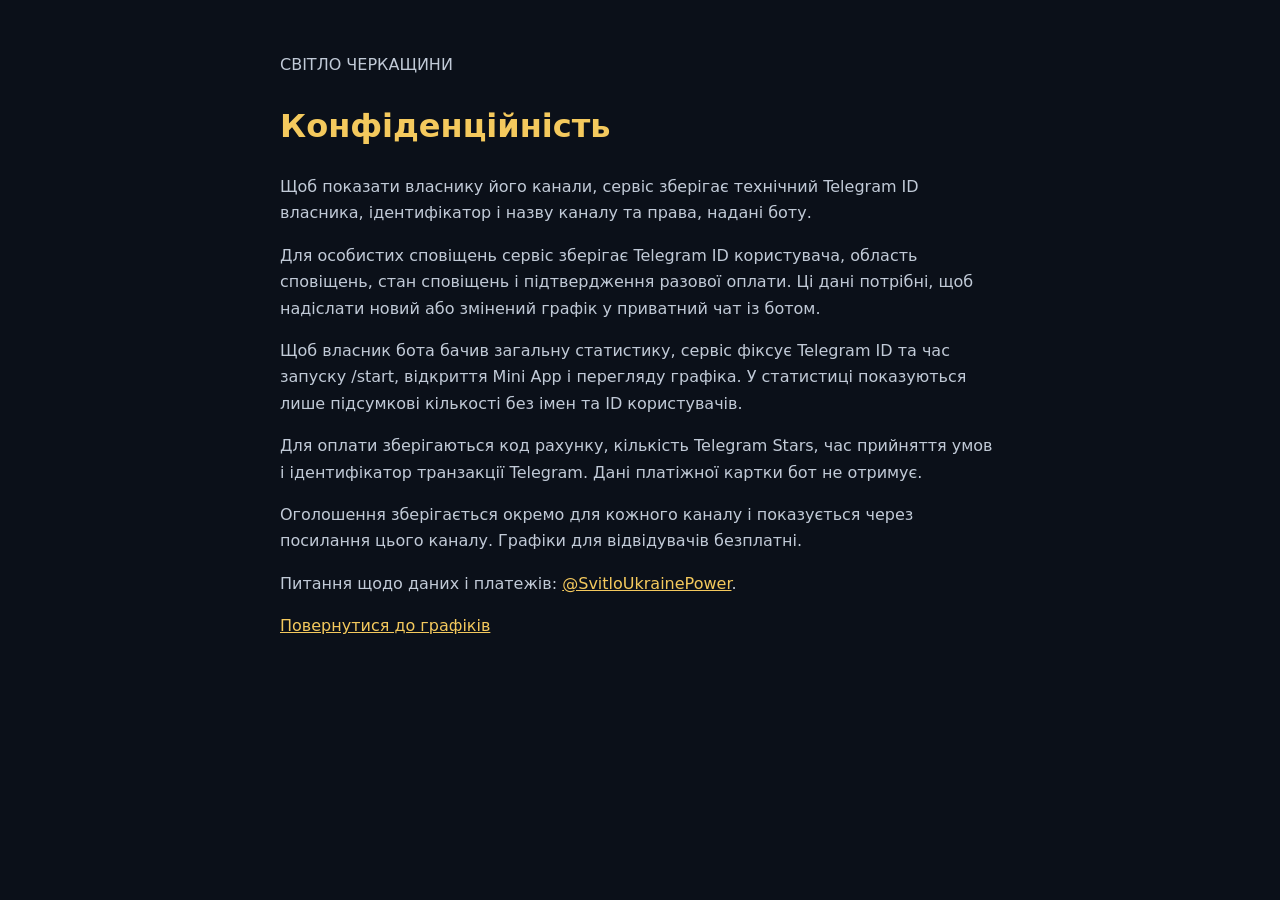
<file: privacy.html>
<!doctype html>
<html lang="uk">
  <head>
    <meta charset="UTF-8" />
    <meta name="viewport" content="width=device-width, initial-scale=1.0" />
    <meta name="theme-color" content="#0b1019" />
    <title>Конфіденційність · Світло Черкащини</title>
    <style>
      :root { color-scheme: dark; font-family: Inter, system-ui, sans-serif; background: #0b1019; color: #e8edf4; }
      body { margin: 0; padding: 24px; }
      .terms-page { max-width: 720px; margin: 28px auto; line-height: 1.65; color: #c1cad7; }
      h1 { color: #f4c95d; }
      a { color: #f4c95d; }
    </style>
  </head>
  <body>
    <main class="terms-page">
      <p class="step-label">СВІТЛО ЧЕРКАЩИНИ</p>
      <h1>Конфіденційність</h1>
      <p>Щоб показати власнику його канали, сервіс зберігає технічний Telegram ID власника, ідентифікатор і назву каналу та права, надані боту.</p>
      <p>Для особистих сповіщень сервіс зберігає Telegram ID користувача, область сповіщень, стан сповіщень і підтвердження разової оплати. Ці дані потрібні, щоб надіслати новий або змінений графік у приватний чат із ботом.</p>
      <p>Щоб власник бота бачив загальну статистику, сервіс фіксує Telegram ID та час запуску /start, відкриття Mini App і перегляду графіка. У статистиці показуються лише підсумкові кількості без імен та ID користувачів.</p>
      <p>Для оплати зберігаються код рахунку, кількість Telegram Stars, час прийняття умов і ідентифікатор транзакції Telegram. Дані платіжної картки бот не отримує.</p>
      <p>Оголошення зберігається окремо для кожного каналу і показується через посилання цього каналу. Графіки для відвідувачів безплатні.</p>
      <p>Питання щодо даних і платежів: <a href="https://t.me/SvitloUkrainePower">@SvitloUkrainePower</a>.</p>
      <a class="inline-link" href="./">Повернутися до графіків</a>
    </main>
  </body>
</html>
</file>
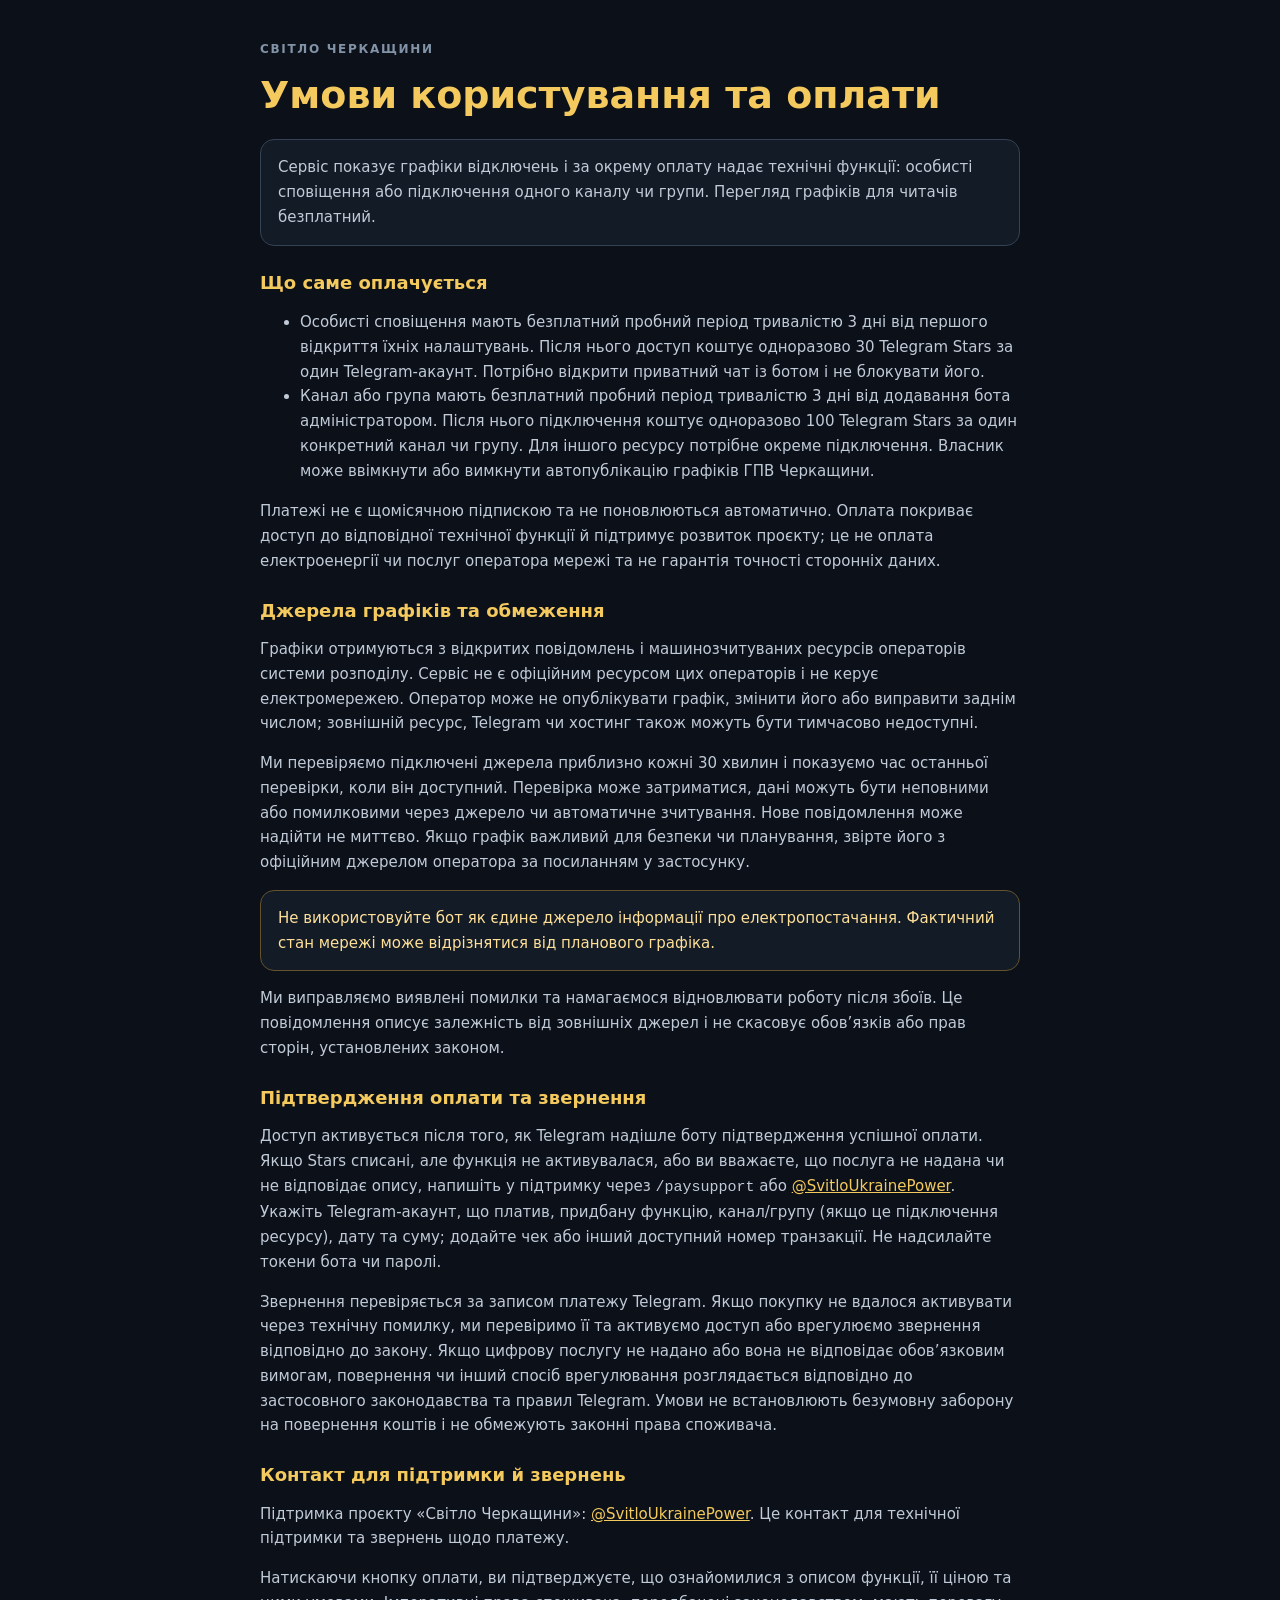
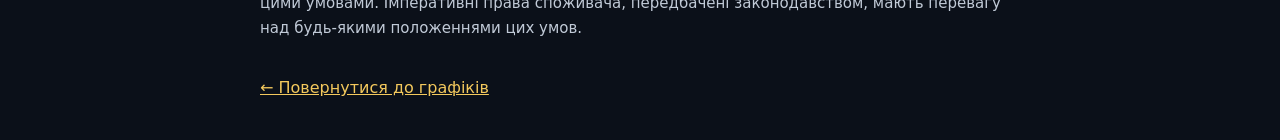
<file: terms.html>
<!doctype html>
<html lang="uk">
  <head>
    <meta charset="UTF-8" />
    <meta name="viewport" content="width=device-width, initial-scale=1.0" />
    <meta name="theme-color" content="#0b1019" />
    <meta name="description" content="Умови оплати та використання сервісу «Світло Черкащини»." />
    <title>Умови оплати · Світло Черкащини</title>
    <style>
      :root { color-scheme: dark; font-family: Inter, system-ui, sans-serif; background: #0b1019; color: #e8edf4; }
      body { margin: 0; padding: 20px; }
      .terms-page { max-width: 760px; margin: 20px auto; line-height: 1.65; color: #c1cad7; }
      .eyebrow { color: #8293a8; font-size: 12px; font-weight: 700; letter-spacing: .14em; }
      h1, h2 { color: #f4c95d; line-height: 1.25; }
      h1 { margin: 12px 0 20px; font-size: clamp(27px, 6vw, 38px); }
      h2 { margin: 26px 0 8px; font-size: 18px; }
      p, li { font-size: 15px; }
      .lead, .notice { padding: 15px 17px; border: 1px solid #344254; border-radius: 14px; background: #131b27; }
      .notice { border-color: #65522c; color: #ffe098; }
      a { color: #f4c95d; }
      .back { display: inline-block; margin-top: 20px; }
      @media (max-width: 480px) { body { padding: 14px; } .terms-page { margin: 8px auto; } }
    </style>
  </head>
  <body>
    <main class="terms-page">
      <p class="eyebrow">СВІТЛО ЧЕРКАЩИНИ</p>
      <h1>Умови користування та оплати</h1>
      <p class="lead">Сервіс показує графіки відключень і за окрему оплату надає технічні функції: особисті сповіщення або підключення одного каналу чи групи. Перегляд графіків для читачів безплатний.</p>

      <h2>Що саме оплачується</h2>
      <ul>
        <li>Особисті сповіщення мають безплатний пробний період тривалістю 3 дні від першого відкриття їхніх налаштувань. Після нього доступ коштує одноразово 30 Telegram Stars за один Telegram-акаунт. Потрібно відкрити приватний чат із ботом і не блокувати його.</li>
        <li>Канал або група мають безплатний пробний період тривалістю 3 дні від додавання бота адміністратором. Після нього підключення коштує одноразово 100 Telegram Stars за один конкретний канал чи групу. Для іншого ресурсу потрібне окреме підключення. Власник може ввімкнути або вимкнути автопублікацію графіків ГПВ Черкащини.</li>
      </ul>
      <p>Платежі не є щомісячною підпискою та не поновлюються автоматично. Оплата покриває доступ до відповідної технічної функції й підтримує розвиток проєкту; це не оплата електроенергії чи послуг оператора мережі та не гарантія точності сторонніх даних.</p>

      <h2>Джерела графіків та обмеження</h2>
      <p>Графіки отримуються з відкритих повідомлень і машинозчитуваних ресурсів операторів системи розподілу. Сервіс не є офіційним ресурсом цих операторів і не керує електромережею. Оператор може не опублікувати графік, змінити його або виправити заднім числом; зовнішній ресурс, Telegram чи хостинг також можуть бути тимчасово недоступні.</p>
      <p>Ми перевіряємо підключені джерела приблизно кожні 30 хвилин і показуємо час останньої перевірки, коли він доступний. Перевірка може затриматися, дані можуть бути неповними або помилковими через джерело чи автоматичне зчитування. Нове повідомлення може надійти не миттєво. Якщо графік важливий для безпеки чи планування, звірте його з офіційним джерелом оператора за посиланням у застосунку.</p>
      <p class="notice">Не використовуйте бот як єдине джерело інформації про електропостачання. Фактичний стан мережі може відрізнятися від планового графіка.</p>
      <p>Ми виправляємо виявлені помилки та намагаємося відновлювати роботу після збоїв. Це повідомлення описує залежність від зовнішніх джерел і не скасовує обов’язків або прав сторін, установлених законом.</p>

      <h2>Підтвердження оплати та звернення</h2>
      <p>Доступ активується після того, як Telegram надішле боту підтвердження успішної оплати. Якщо Stars списані, але функція не активувалася, або ви вважаєте, що послуга не надана чи не відповідає опису, напишіть у підтримку через <code>/paysupport</code> або <a href="https://t.me/SvitloUkrainePower">@SvitloUkrainePower</a>. Укажіть Telegram-акаунт, що платив, придбану функцію, канал/групу (якщо це підключення ресурсу), дату та суму; додайте чек або інший доступний номер транзакції. Не надсилайте токени бота чи паролі.</p>
      <p>Звернення перевіряється за записом платежу Telegram. Якщо покупку не вдалося активувати через технічну помилку, ми перевіримо її та активуємо доступ або врегулюємо звернення відповідно до закону. Якщо цифрову послугу не надано або вона не відповідає обов’язковим вимогам, повернення чи інший спосіб врегулювання розглядається відповідно до застосовного законодавства та правил Telegram. Умови не встановлюють безумовну заборону на повернення коштів і не обмежують законні права споживача.</p>

      <h2>Контакт для підтримки й звернень</h2>
      <p>Підтримка проєкту «Світло Черкащини»: <a href="https://t.me/SvitloUkrainePower">@SvitloUkrainePower</a>. Це контакт для технічної підтримки та звернень щодо платежу.</p>
      <p>Натискаючи кнопку оплати, ви підтверджуєте, що ознайомилися з описом функції, її ціною та цими умовами. Імперативні права споживача, передбачені законодавством, мають перевагу над будь-якими положеннями цих умов.</p>
      <a class="back" href="./">← Повернутися до графіків</a>
    </main>
  </body>
</html>
</file>
